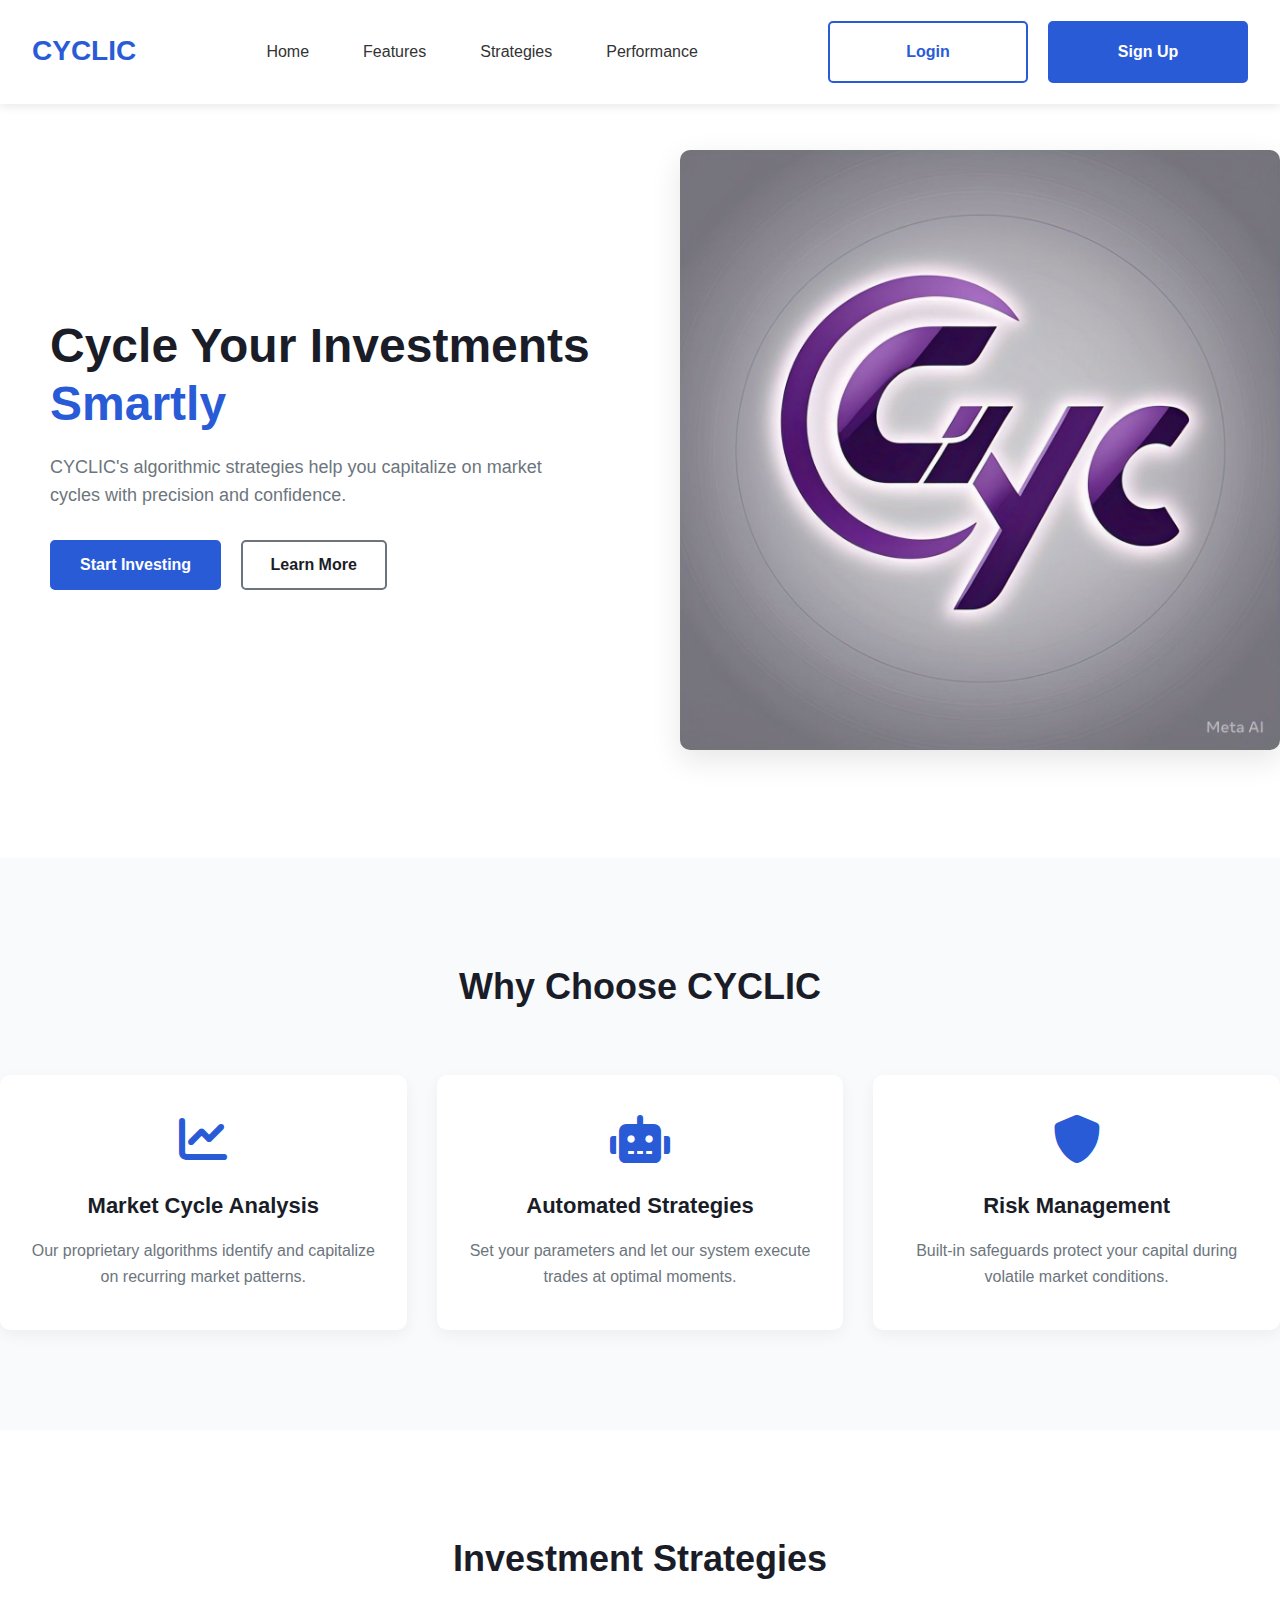
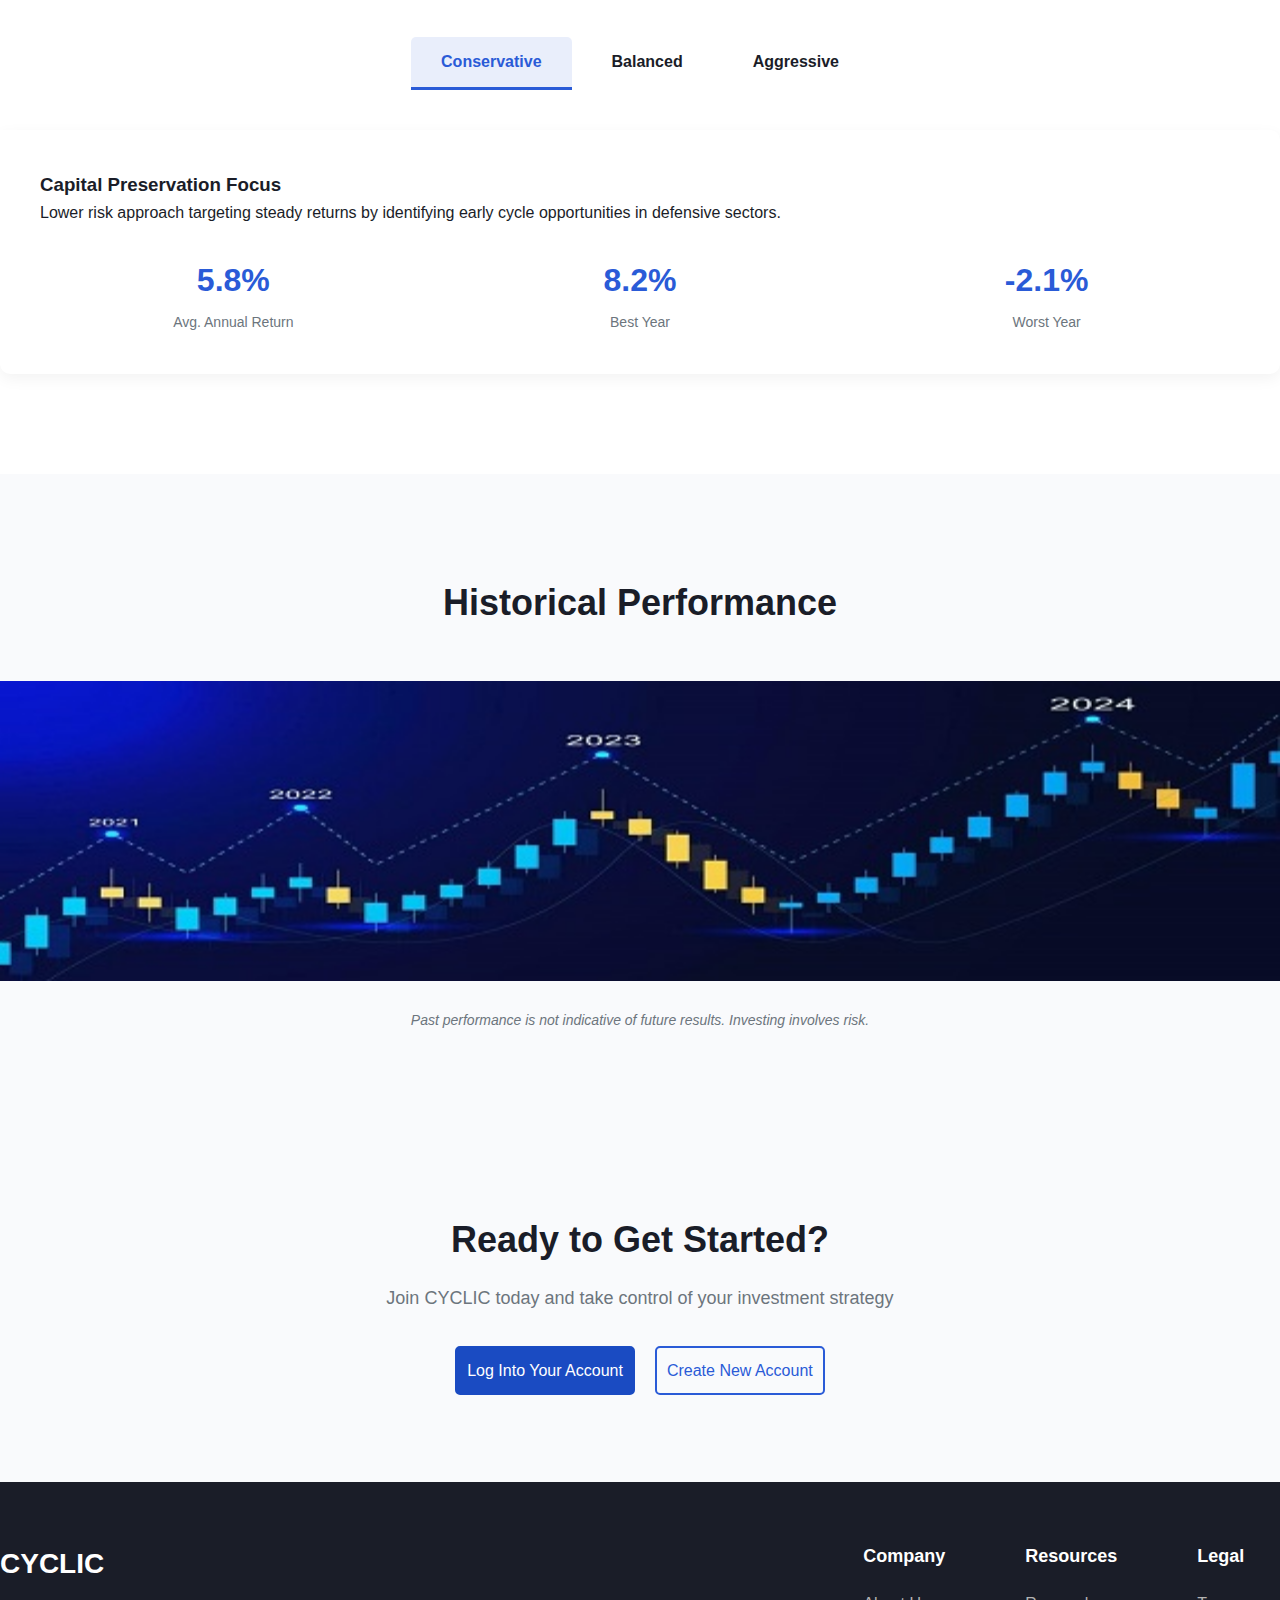
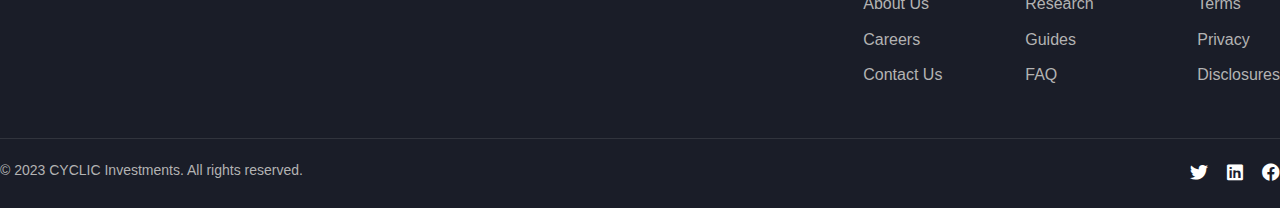
<file: index.html>
<!DOCTYPE html>
<html lang="en">

<head>
  <meta charset="UTF-8" />
  <meta name="viewport" content="width=device-width, initial-scale=1.0" />
  <title>CYCLIC - Smart Investment Solutions</title>
  <link rel="stylesheet" href="style.css" />
  <link
    rel="stylesheet"
    href="https://cdnjs.cloudflare.com/ajax/libs/font-awesome/6.0.0-beta3/css/all.min.css"
  />
</head>

<body>
  <header>
    <nav class="navbar">
      <div class="logo">CYCLIC</div>

      <!-- Hamburger
      <div class="hamburger" id="hamburger">
        <i class="fas fa-bars"></i>
      </div> -->

      <ul class="nav-links" id="navLinks">
        <li><a href="index.html">Home</a></li>
        <li><a href="index.html#features">Features</a></li>
        <li><a href="index.html#strategies">Strategies</a></li>
        <li><a href="index.html#performance">Performance</a></li>
      </ul>

      <div class="auth-buttons" id="authButtons">
        <a href="login.html" class="login">Login</a>
        <a href="signup.html" class="signup">Sign Up</a>
      </div>
    </nav>
  </header>

  <section class="hero">
    <div class="totheright">
      <div class="hero-content">
        <h1>Cycle Your Investments <span>Smartly</span></h1>
        <p>
          CYCLIC's algorithmic strategies help you capitalize on market
          cycles with precision and confidence.
        </p>
        <div class="cta-buttons">
          <button class="primary-cta"><a href="login.html">Start Investing</a></button>
          <button class="secondary-cta">Learn More</button>
        </div>
      </div>
    </div>
    <div class="hero-image">
      <img src="Images/cyclic logo.jpg" alt="CYCLIC Investment Visualization" />
    </div>
    </section>
</body>

    <section id="features" class="features">
        <h2>Why Choose CYCLIC</h2>
        <div class="features-grid">
            <div class="feature-card">
                <i class="fas fa-chart-line"></i>
                <h3>Market Cycle Analysis</h3>
                <p>Our proprietary algorithms identify and capitalize on recurring market patterns.</p>
            </div>
            <div class="feature-card">
                <i class="fas fa-robot"></i>
                <h3>Automated Strategies</h3>
                <p>Set your parameters and let our system execute trades at optimal moments.</p>
            </div>
            <div class="feature-card">
                <i class="fas fa-shield-alt"></i>
                <h3>Risk Management</h3>
                <p>Built-in safeguards protect your capital during volatile market conditions.</p>
            </div>
        </div>
    </section>

    <section id="strategies" class="strategies">
        <h2>Investment Strategies</h2>
        <div class="strategy-tabs">
            <div class="tab active" data-tab="conservative">Conservative</div>
            <div class="tab" data-tab="balanced">Balanced</div>
            <div class="tab" data-tab="aggressive">Aggressive</div>
        </div>
        <div class="strategy-content">
            <div id="conservative" class="tab-content active">
                <h3>Capital Preservation Focus</h3>
                <p>Lower risk approach targeting steady returns by identifying early cycle opportunities in defensive
                    sectors.</p>
                <div class="performance-metrics">
                    <div class="metric">
                        <span>5.8%</span>
                        <p>Avg. Annual Return</p>
                    </div>
                    <div class="metric">
                        <span>8.2%</span>
                        <p>Best Year</p>
                    </div>
                    <div class="metric">
                        <span>-2.1%</span>
                        <p>Worst Year</p>
                    </div>
                </div>
            </div>
            <!-- Other strategy content would go here -->
        </div>
    </section>

    <section id="performance" class="performance">
        <h2>Historical Performance</h2>

        <!-- <div class="img1"> -->
        <img src="Images/historical_chart_resized.jpg" width="100%" height="300px" alt="CYCLIC Investment Visualization">
        <!-- </div> -->
        <div class="performance-chart">
            <!-- <div class="chart-container"></div> -->
        </div>
        <div class="disclaimer">
            <p>Past performance is not indicative of future results. Investing involves risk.</p>
        </div>
    </section>

    <!-- Add this just before the footer -->
    <section class="homepage-auth-cta">
        <div class="cta-container">
            <h2>Ready to Get Started?</h2>
            <p>Join CYCLIC today and take control of your investment strategy</p>
            <div class="auth-buttons">
                <a href="login.html" class="btn-secondary">Log Into Your Account</a>
                <a href="signup.html" class="btn-primary">Create New Account</a>
            </div>
        </div>
    </section>

    <footer>
        <div class="footer-content">
            <div class="footer-logo">CYCLIC</div>
            <div class="footer-links">
                <div class="link-column">
                    <h4>Company</h4>
                    <a href="#">About Us</a>
                    <a href="#">Careers</a>
                    <a href="https://t.me/csupportgroup">Contact Us</a>
                </div>
                <div class="link-column">
                    <h4>Resources</h4>
                    <a href="#">Research</a>
                    <a href="#">Guides</a>
                    <a href="#">FAQ</a>
                </div>
                <div class="link-column">
                    <h4>Legal</h4>
                    <a href="#">Terms</a>
                    <a href="#">Privacy</a>
                    <a href="#">Disclosures</a>
                </div>
            </div>
        </div>
        <div class="footer-bottom">
            <p>&copy; 2023 CYCLIC Investments. All rights reserved.</p>
            <div class="social-icons">
                <a href="#"><i class="fab fa-twitter"></i></a>
                <a href="#"><i class="fab fa-linkedin"></i></a>
                <a href="#"><i class="fab fa-facebook"></i></a>
            </div>
        </div>
    </footer>

    <script src="script.js"></script>
</body>

</html>
</file>
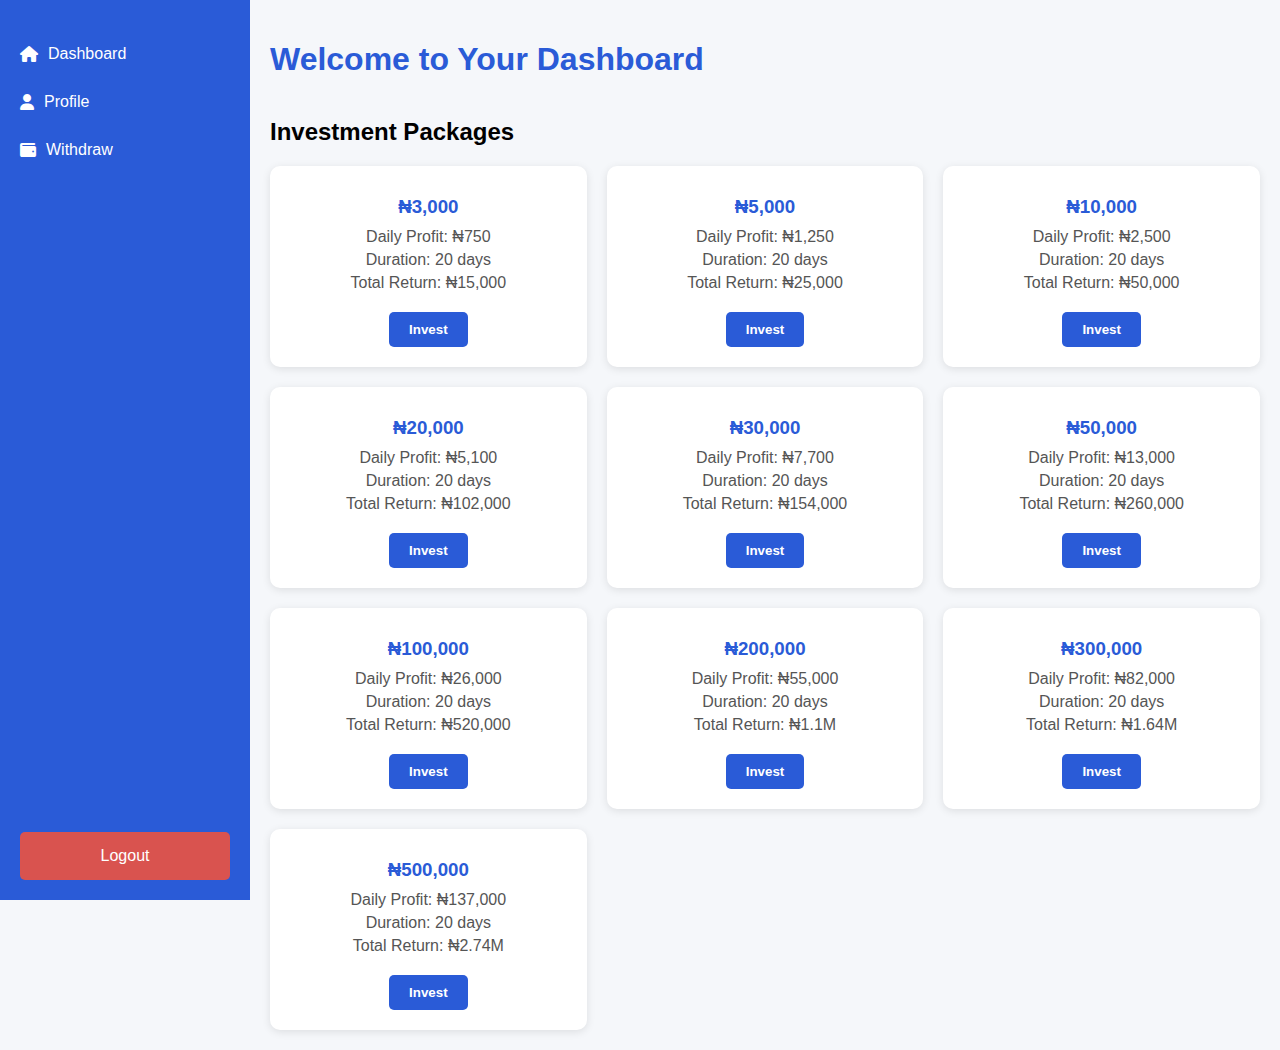
<file: forgotpassword.html>
<!DOCTYPE html>
<html lang="en">
<head>
  <meta charset="UTF-8">
  <meta name="viewport" content="width=device-width, initial-scale=1">
  <title>Dashboard</title>
  <link rel="stylesheet" href="https://cdnjs.cloudflare.com/ajax/libs/font-awesome/6.4.2/css/all.min.css">
  <style>
    body {
      margin: 0;
      font-family: Arial, sans-serif;
      background-color: #f5f7fa;
    }

    .container {
      display: flex;
      min-height: 100vh;
    }

    /* Sidebar */
    .sidebar {
      width: 250px;
      background-color: #2a5bd7;
      color: white;
      display: flex;
      flex-direction: column;
      justify-content: space-between;
      position: fixed;
      height: 100vh;
    }

    .sidebar ul {
      list-style: none;
      padding: 0;
      margin: 0;
      margin-top: 30px;
    }

    .sidebar ul li {
      padding: 15px 20px;
      cursor: pointer;
      display: flex;
      align-items: center;
      gap: 10px;
    }

    .sidebar ul li:hover {
      background-color: #1a4bc2;
    }

    .logout-btn {
      padding: 15px 20px;
      background-color: #d9534f;
      text-align: center;
      cursor: pointer;
      margin: 20px;
      border-radius: 5px;
    }

    .logout-btn:hover {
      background-color: #c9302c;
    }

    /* Content */
    .content {
      margin-left: 250px;
      padding: 20px;
      flex-grow: 1;
    }

    h1 {
      color: #2a5bd7;
    }

    /* Packages */
    .investment-packages {
      margin-top: 40px;
    }

    .packages-grid {
      display: grid;
      grid-template-columns: repeat(auto-fit, minmax(250px, 1fr));
      gap: 20px;
      margin-top: 20px;
    }

    .package-card {
      background: #fff;
      border-radius: 10px;
      padding: 20px;
      box-shadow: 0 2px 8px rgba(0,0,0,0.1);
      text-align: center;
      transition: transform 0.3s;
    }

    .package-card:hover {
      transform: translateY(-5px);
    }

    .package-card h3 {
      margin: 10px 0;
      color: #2a5bd7;
    }

    .package-card p {
      margin: 5px 0;
      color: #555;
    }

    .invest-btn {
      margin-top: 15px;
      background-color: #2a5bd7;
      color: white;
      border: none;
      padding: 10px 20px;
      border-radius: 5px;
      cursor: pointer;
      font-weight: bold;
    }

    .invest-btn:hover {
      background-color: #1a4bc2;
    }

    /* Responsive */
    @media (max-width: 768px) {
      .container {
        flex-direction: column;
      }

      .sidebar {
        width: 100%;
        height: auto;
        flex-direction: row;
        justify-content: space-around;
        position: relative;
      }

      .content {
        margin-left: 0;
      }

      .logout-btn {
        margin: 10px 0;
      }
    }
  </style>
</head>

<body>

<div class="container">
  <!-- Sidebar -->
  <div class="sidebar">
    <ul>
      <li onclick="window.location.href='dashboard.html'"><i class="fas fa-home"></i> Dashboard</li>
      <li onclick="window.location.href='profile.html'"><i class="fas fa-user"></i> Profile</li>
      <li onclick="window.location.href='withdrawal.html'"><i class="fas fa-wallet"></i> Withdraw</li>
    </ul>
    <div class="logout-btn" onclick="logout()">Logout</div>
  </div>

  <!-- Main Content -->
  <div class="content">
    <h1>Welcome to Your Dashboard</h1>

    <!-- Investment Packages -->
    <section class="investment-packages">
      <h2>Investment Packages</h2>

      <div class="packages-grid">
        <div class="package-card">
          <h3>₦3,000</h3>
          <p>Daily Profit: ₦750</p>
          <p>Duration: 20 days</p>
          <p>Total Return: ₦15,000</p>
          <button class="invest-btn">Invest</button>
        </div>

        <div class="package-card">
          <h3>₦5,000</h3>
          <p>Daily Profit: ₦1,250</p>
          <p>Duration: 20 days</p>
          <p>Total Return: ₦25,000</p>
          <button class="invest-btn">Invest</button>
        </div>

        <div class="package-card">
          <h3>₦10,000</h3>
          <p>Daily Profit: ₦2,500</p>
          <p>Duration: 20 days</p>
          <p>Total Return: ₦50,000</p>
          <button class="invest-btn">Invest</button>
        </div>

        <div class="package-card">
          <h3>₦20,000</h3>
          <p>Daily Profit: ₦5,100</p>
          <p>Duration: 20 days</p>
          <p>Total Return: ₦102,000</p>
          <button class="invest-btn">Invest</button>
        </div>

        <div class="package-card">
          <h3>₦30,000</h3>
          <p>Daily Profit: ₦7,700</p>
          <p>Duration: 20 days</p>
          <p>Total Return: ₦154,000</p>
          <button class="invest-btn">Invest</button>
        </div>

        <div class="package-card">
          <h3>₦50,000</h3>
          <p>Daily Profit: ₦13,000</p>
          <p>Duration: 20 days</p>
          <p>Total Return: ₦260,000</p>
          <button class="invest-btn">Invest</button>
        </div>

        <div class="package-card">
          <h3>₦100,000</h3>
          <p>Daily Profit: ₦26,000</p>
          <p>Duration: 20 days</p>
          <p>Total Return: ₦520,000</p>
          <button class="invest-btn">Invest</button>
        </div>

        <div class="package-card">
          <h3>₦200,000</h3>
          <p>Daily Profit: ₦55,000</p>
          <p>Duration: 20 days</p>
          <p>Total Return: ₦1.1M</p>
          <button class="invest-btn">Invest</button>
        </div>

        <div class="package-card">
          <h3>₦300,000</h3>
          <p>Daily Profit: ₦82,000</p>
          <p>Duration: 20 days</p>
          <p>Total Return: ₦1.64M</p>
          <button class="invest-btn">Invest</button>
        </div>

        <div class="package-card">
          <h3>₦500,000</h3>
          <p>Daily Profit: ₦137,000</p>
          <p>Duration: 20 days</p>
          <p>Total Return: ₦2.74M</p>
          <button class="invest-btn">Invest</button>
        </div>
      </div>
    </section>

  </div>
</div>

<script>
  function logout() {
    // Clear user session or token if you have any
    // Then redirect to home page
    window.location.href = "index.html"; 
  }
</script>

</body>
</html>
</file>
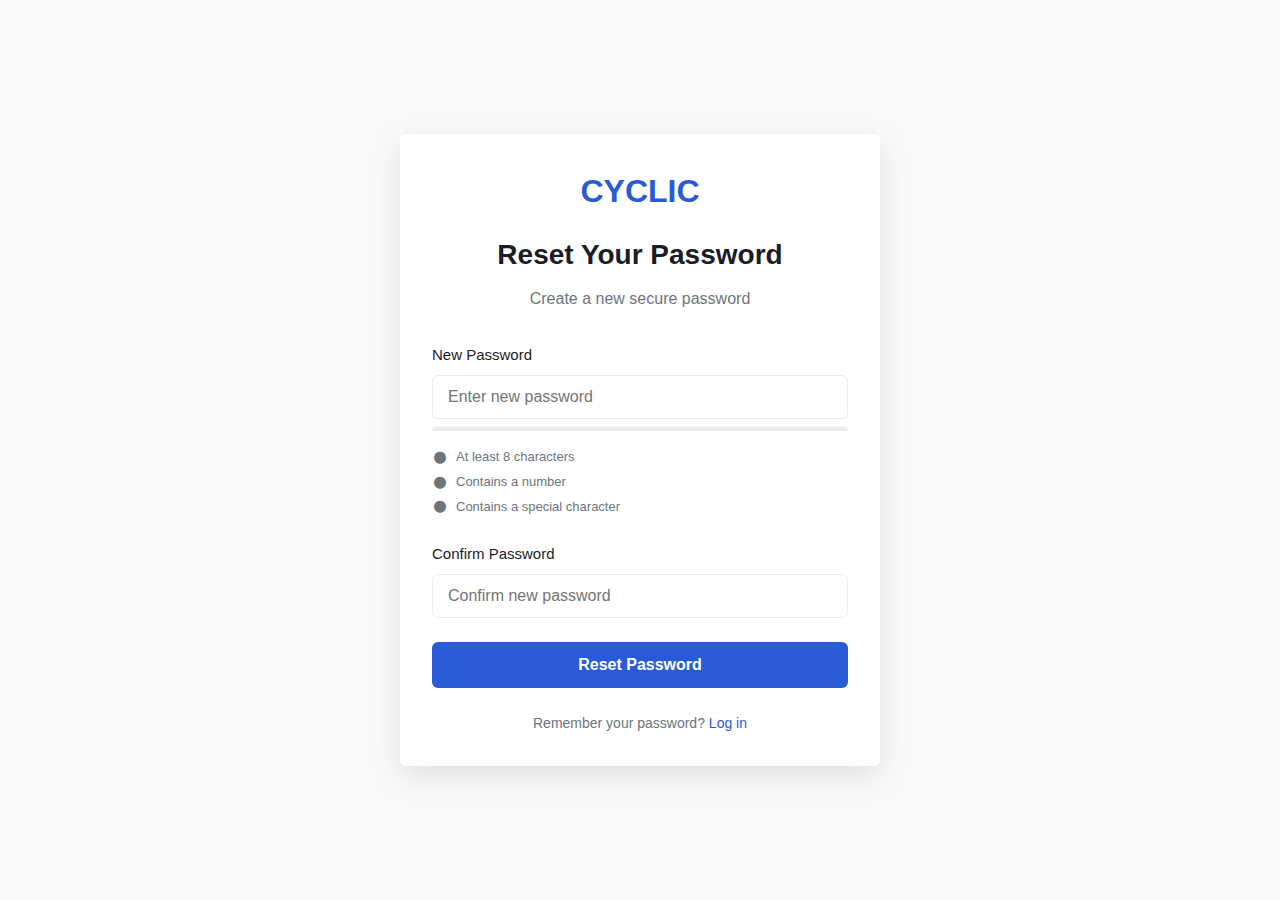
<file: reset-password.html>
<!DOCTYPE html>
<html lang="en">
<head>
    <meta charset="UTF-8">
    <meta name="viewport" content="width=device-width, initial-scale=1.0">
    <title>CYCLIC - Reset Password</title>
    <link rel="stylesheet" href="https://cdnjs.cloudflare.com/ajax/libs/font-awesome/6.0.0-beta3/css/all.min.css">
    <style>
        :root {
            /* Color Scheme */
            --primary: #2a5bd7;
            --primary-dark: #1a4bc2;
            --primary-light: rgba(42, 91, 215, 0.1);
            --secondary: #00c4cc;
            --success: #28a745;
            --warning: #ffc107;
            --danger: #dc3545;
            --dark: #1a1d28;
            --light: #f8f9fa;
            --gray: #6c757d;
            --gray-light: #e9ecef;
            
            /* Spacing */
            --space-xs: 4px;
            --space-sm: 8px;
            --space-md: 16px;
            --space-lg: 24px;
            --space-xl: 32px;
            
            /* Border */
            --border-radius: 6px;
            --border-width: 1px;
        }

        * {
            margin: 0;
            padding: 0;
            box-sizing: border-box;
            font-family: 'Segoe UI', Tahoma, Geneva, Verdana, sans-serif;
        }

        body {
            background-color: var(--light);
            color: var(--dark);
            line-height: 1.6;
            display: flex;
            justify-content: center;
            align-items: center;
            min-height: 100vh;
            padding: var(--space-xl);
        }

        .auth-container {
            background: white;
            border-radius: var(--border-radius);
            box-shadow: 0 10px 30px rgba(0, 0, 0, 0.1);
            width: 100%;
            max-width: 480px;
            padding: var(--space-xl);
            animation: fadeIn 0.5s ease-out;
        }

        @keyframes fadeIn {
            from { opacity: 0; transform: translateY(20px); }
            to { opacity: 1; transform: translateY(0); }
        }

        .auth-header {
            text-align: center;
            margin-bottom: var(--space-xl);
        }

        .auth-logo {
            font-size: 32px;
            font-weight: 700;
            color: var(--primary);
            margin-bottom: var(--space-md);
            display: inline-block;
        }

        .auth-header h2 {
            font-size: 28px;
            margin-bottom: var(--space-sm);
            color: var(--dark);
        }

        .auth-header p {
            color: var(--gray);
            font-size: 16px;
        }

        .form-group {
            margin-bottom: var(--space-lg);
            position: relative;
        }

        .form-group label {
            display: block;
            margin-bottom: var(--space-sm);
            font-weight: 500;
            color: var(--dark);
            font-size: 15px;
        }

        .form-control {
            width: 100%;
            padding: 12px 15px;
            border: var(--border-width) solid var(--gray-light);
            border-radius: var(--border-radius);
            font-size: 16px;
            transition: all 0.3s ease;
        }

        .form-control:focus {
            border-color: var(--primary);
            outline: none;
            box-shadow: 0 0 0 3px var(--primary-light);
        }

        .btn {
            display: block;
            width: 100%;
            padding: 14px;
            border: none;
            border-radius: var(--border-radius);
            font-size: 16px;
            font-weight: 600;
            cursor: pointer;
            transition: all 0.3s ease;
            text-align: center;
            text-decoration: none;
        }

        .btn-primary {
            background: var(--primary);
            color: white;
        }

        .btn-primary:hover {
            background: var(--primary-dark);
            transform: translateY(-2px);
            box-shadow: 0 4px 12px rgba(42, 91, 215, 0.2);
        }

        .auth-footer {
            text-align: center;
            margin-top: var(--space-lg);
            color: var(--gray);
            font-size: 14px;
        }

        .auth-footer a {
            color: var(--primary);
            font-weight: 500;
            text-decoration: none;
            transition: color 0.2s;
        }

        .auth-footer a:hover {
            text-decoration: underline;
        }

        /* Password Strength Meter */
        .password-strength {
            margin-top: var(--space-sm);
            height: 4px;
            background: var(--gray-light);
            border-radius: 2px;
            overflow: hidden;
        }

        .strength-meter {
            height: 100%;
            width: 0;
            transition: all 0.4s ease;
        }

        .strength-weak {
            background: var(--danger);
            width: 30%;
        }

        .strength-medium {
            background: var(--warning);
            width: 60%;
        }

        .strength-strong {
            background: var(--success);
            width: 100%;
        }

        .password-requirements {
            margin-top: var(--space-md);
            font-size: 13px;
            color: var(--gray);
        }

        .requirement {
            display: flex;
            align-items: center;
            margin-bottom: var(--space-xs);
        }

        .requirement i {
            margin-right: var(--space-sm);
            font-size: 12px;
            width: 16px;
            text-align: center;
        }

        .requirement.valid {
            color: var(--success);
        }

        .requirement.invalid {
            color: var(--gray);
        }

        /* Status Messages */
        .status-message {
            padding: var(--space-md);
            border-radius: var(--border-radius);
            margin-bottom: var(--space-lg);
            display: none;
            animation: slideDown 0.3s ease-out;
        }

        @keyframes slideDown {
            from { opacity: 0; transform: translateY(-10px); }
            to { opacity: 1; transform: translateY(0); }
        }

        .status-success {
            background-color: rgba(40, 167, 69, 0.1);
            color: var(--success);
            border-left: 3px solid var(--success);
        }

        .status-error {
            background-color: rgba(220, 53, 69, 0.1);
            color: var(--danger);
            border-left: 3px solid var(--danger);
        }

        /* Responsive Adjustments */
        @media (max-width: 576px) {
            body {
                padding: var(--space-md);
            }
            
            .auth-container {
                padding: var(--space-lg);
            }
            
            .auth-header h2 {
                font-size: 24px;
            }
        }
    </style>
</head>
<body>
    <div class="auth-container">
        <div class="auth-header">
            <div class="auth-logo">CYCLIC</div>
            <h2>Reset Your Password</h2>
            <p>Create a new secure password</p>
        </div>

        <form id="resetForm">
            <input type="hidden" id="resetEmail">
            <input type="hidden" id="resetToken">

            <div class="form-group">
                <label for="newPassword">New Password</label>
                <input type="password" 
                       id="newPassword" 
                       class="form-control" 
                       placeholder="Enter new password" 
                       required
                       minlength="8">
                <div class="password-strength">
                    <div class="strength-meter" id="strengthMeter"></div>
                </div>
                <div class="password-requirements">
                    <div class="requirement" id="lengthReq">
                        <i class="fas fa-circle"></i>
                        <span>At least 8 characters</span>
                    </div>
                    <div class="requirement" id="numberReq">
                        <i class="fas fa-circle"></i>
                        <span>Contains a number</span>
                    </div>
                    <div class="requirement" id="specialReq">
                        <i class="fas fa-circle"></i>
                        <span>Contains a special character</span>
                    </div>
                </div>
            </div>

            <div class="form-group">
                <label for="confirmPassword">Confirm Password</label>
                <input type="password" 
                       id="confirmPassword" 
                       class="form-control" 
                       placeholder="Confirm new password" 
                       required>
                <span class="error-message" id="passwordError"></span>
            </div>

            <button type="submit" class="btn btn-primary">Reset Password</button>

            <div class="auth-footer">
                <p>Remember your password? <a href="login.html">Log in</a></p>
            </div>
        </form>
    </div>

    <script>
        document.addEventListener('DOMContentLoaded', function() {
            const newPassword = document.getElementById('newPassword');
            const confirmPassword = document.getElementById('confirmPassword');
            const strengthMeter = document.getElementById('strengthMeter');
            const lengthReq = document.getElementById('lengthReq');
            const numberReq = document.getElementById('numberReq');
            const specialReq = document.getElementById('specialReq');
            const errorElement = document.getElementById('passwordError');

            // Get token and email from URL
            const urlParams = new URLSearchParams(window.location.search);
            document.getElementById('resetEmail').value = decodeURIComponent(urlParams.get('email') || '');
            document.getElementById('resetToken').value = urlParams.get('token') || '';

            newPassword.addEventListener('input', updatePasswordStrength);
            confirmPassword.addEventListener('input', validatePasswordMatch);

            function updatePasswordStrength() {
                const password = newPassword.value;
                let strength = 0;
                
                // Validate length
                const hasLength = password.length >= 8;
                lengthReq.className = hasLength ? 'requirement valid' : 'requirement invalid';
                lengthReq.querySelector('i').className = hasLength ? 'fas fa-check' : 'fas fa-circle';
                if (hasLength) strength += 1;
                
                // Validate number
                const hasNumber = /\d/.test(password);
                numberReq.className = hasNumber ? 'requirement valid' : 'requirement invalid';
                numberReq.querySelector('i').className = hasNumber ? 'fas fa-check' : 'fas fa-circle';
                if (hasNumber) strength += 1;
                
                // Validate special character
                const hasSpecial = /[!@#$%^&*(),.?":{}|<>]/.test(password);
                specialReq.className = hasSpecial ? 'requirement valid' : 'requirement invalid';
                specialReq.querySelector('i').className = hasSpecial ? 'fas fa-check' : 'fas fa-circle';
                if (hasSpecial) strength += 1;
                
                // Update strength meter
                strengthMeter.className = 'strength-meter';
                if (password.length === 0) {
                    strengthMeter.style.width = '0';
                } else if (strength === 1) {
                    strengthMeter.classList.add('strength-weak');
                } else if (strength === 2) {
                    strengthMeter.classList.add('strength-medium');
                } else if (strength >= 3) {
                    strengthMeter.classList.add('strength-strong');
                }
            }

            function validatePasswordMatch() {
                if (newPassword.value !== confirmPassword.value) {
                    errorElement.textContent = 'Passwords do not match';
                } else {
                    errorElement.textContent = '';
                }
            }

            document.getElementById('resetForm').addEventListener('submit', function(e) {
                e.preventDefault();
                
                // Validate password strength
                if (newPassword.value.length < 8) {
                    errorElement.textContent = 'Password must be at least 8 characters';
                    newPassword.focus();
                    return;
                }
                
                if (newPassword.value !== confirmPassword.value) {
                    errorElement.textContent = 'Passwords do not match';
                    confirmPassword.focus();
                    return;
                }
                
                // In production: Send to backend to verify token and update password
                alert('Password reset successful! Redirecting to login...');
                setTimeout(() => window.location.href = "login.html", 2000);
            });
        });
    </script>
</body>
</html>
</file>
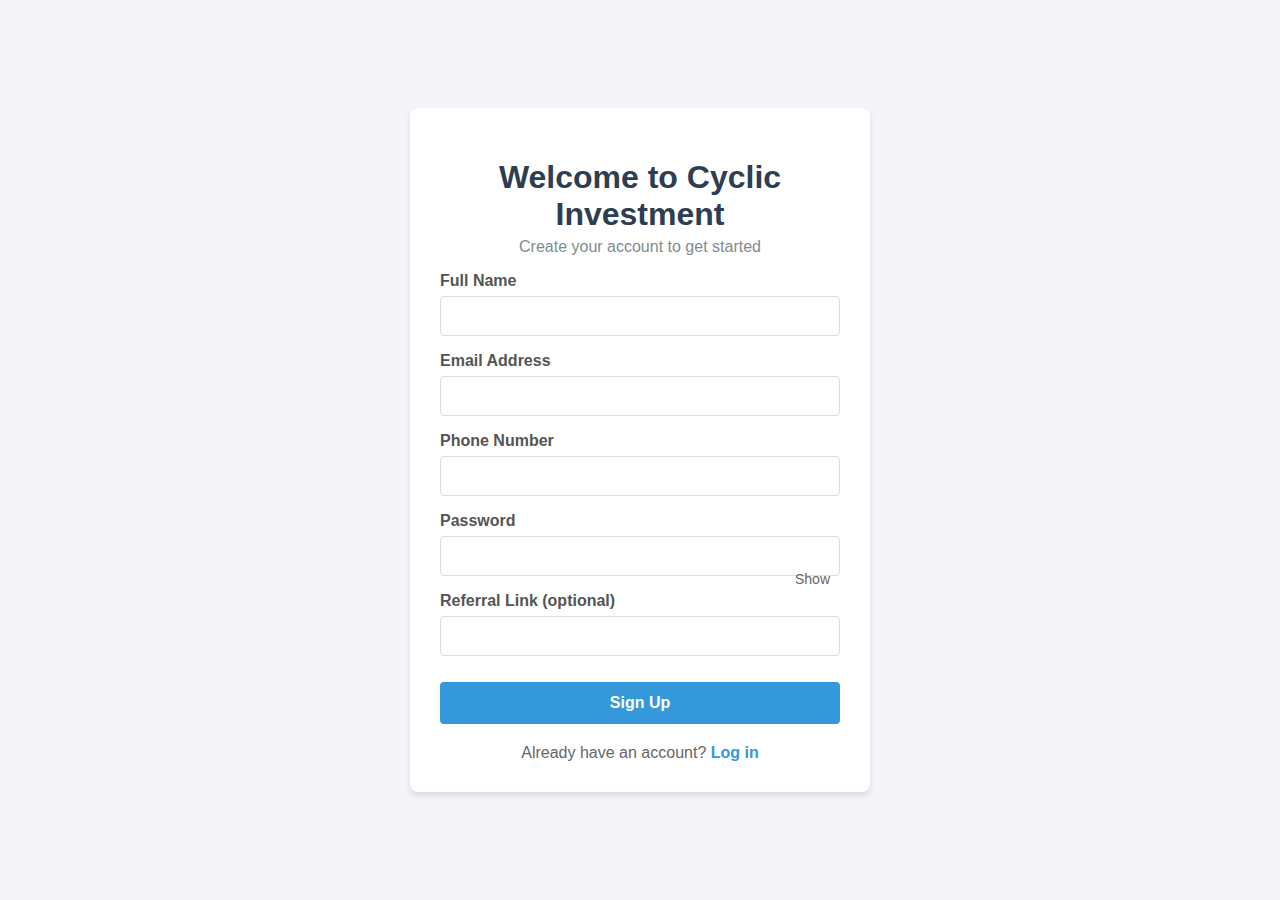
<file: signup2.html>
<!DOCTYPE html>
<html lang="en">
<head>
    <meta charset="UTF-8">
    <meta name="viewport" content="width=device-width, initial-scale=1.0">
    <title>Sign Up - Cyclic Investment</title>
    <style>
        body {
            font-family: Arial, sans-serif;
            background-color: #f4f4f9;
            margin: 0;
            padding: 0;
            display: flex;
            justify-content: center;
            align-items: center;
            height: 100vh;
        }
        
        .signup-container {
            background-color: white;
            padding: 30px;
            border-radius: 8px;
            box-shadow: 0 4px 6px rgba(0, 0, 0, 0.1);
            width: 100%;
            max-width: 400px;
        }
        
        .welcome-header {
            text-align: center;
            margin-bottom: 10px;
        }
        
        .welcome-header h1 {
            color: #2c3e50;
            margin-bottom: 5px;
        }
        
        .welcome-header p {
            color: #7f8c8d;
            margin-top: 0;
        }
        
        .form-group {
            margin-bottom: 16px;
        }
        
        label {
            display: block;
            margin-bottom: 6px;
            font-weight: 600;
            color: #555;
        }
        
        input {
            width: 100%;
            padding: 10px;
            border: 1px solid #ddd;
            border-radius: 4px;
            font-size: 16px;
            box-sizing: border-box;
        }
        
        input:focus {
            outline: none;
            border-color: #3498db;
            box-shadow: 0 0 0 2px rgba(52, 152, 219, 0.2);
        }
        
        .password-container {
            position: relative;
        }
        
        .toggle-password {
            position: absolute;
            right: 10px;
            top: 35px;
            cursor: pointer;
            color: #666;
            font-size: 14px;
        }
        
        button {
            width: 100%;
            padding: 12px;
            background-color: #3498db;
            color: white;
            border: none;
            border-radius: 4px;
            font-size: 16px;
            font-weight: 600;
            cursor: pointer;
            margin-top: 10px;
            transition: background-color 0.3s;
        }
        
        button:hover {
            background-color: #2980b9;
        }
        
        .login-link {
            text-align: center;
            margin-top: 20px;
            color: #666;
        }
        
        .login-link a {
            color: #3498db;
            text-decoration: none;
            font-weight: 600;
        }
        
        .login-link a:hover {
            text-decoration: underline;
        }
        
        .error {
            color: #e74c3c;
            font-size: 14px;
            margin-top: 4px;
        }
    </style>
</head>
<body>
    <div class="signup-container">
        <div class="welcome-header">
            <h1>Welcome to Cyclic Investment</h1>
            <p>Create your account to get started</p>
        </div>
        
        <form id="signupForm">
            <div class="form-group">
                <label for="name">Full Name</label>
                <input type="text" id="name" name="name" required>
                <div id="nameError" class="error"></div>
            </div>
            
            <div class="form-group">
                <label for="email">Email Address</label>
                <input type="email" id="email" name="email" required>
                <div id="emailError" class="error"></div>
            </div>
            
            <div class="form-group">
                <label for="phone">Phone Number</label>
                <input type="tel" id="phone" name="phone" required>
                <div id="phoneError" class="error"></div>
            </div>
            
            <div class="form-group">
                <label for="password">Password</label>
                <div class="password-container">
                    <input type="password" id="password" name="password" required>
                    <span class="toggle-password" onclick="togglePassword()">Show</span>
                </div>
                <div id="passwordError" class="error"></div>
            </div>
            
            <div class="form-group">
                <label for="referral">Referral Link (optional)</label>
                <input type="text" id="referral" name="referral">
            </div>
            
            <button type="submit">Sign Up</button>
        </form>
        
        <div class="login-link">
            Already have an account? <a href="login.html">Log in</a>
        </div>
    </div>

    <script>
        function togglePassword() {
            const passwordInput = document.getElementById('password');
            const toggleButton = document.querySelector('.toggle-password');
            
            if (passwordInput.type === 'password') {
                passwordInput.type = 'text';
                toggleButton.textContent = 'Hide';
            } else {
                passwordInput.type = 'password';
                toggleButton.textContent = 'Show';
            }
        }
        
        document.getElementById('signupForm').addEventListener('submit', function(e) {
            e.preventDefault();
            
            // Clear previous errors
            document.querySelectorAll('.error').forEach(el => el.textContent = '');
            
            // Validate form
            let isValid = true;
            
            // Name validation
            const name = document.getElementById('name').value.trim();
            if (name.length < 2) {
                document.getElementById('nameError').textContent = 'Name must be at least 2 characters';
                isValid = false;
            }
            
            // Email validation
            const email = document.getElementById('email').value.trim();
            if (!/^[^\s@]+@[^\s@]+\.[^\s@]+$/.test(email)) {
                document.getElementById('emailError').textContent = 'Please enter a valid email';
                isValid = false;
            }
            
            // Phone validation
            const phone = document.getElementById('phone').value.trim();
            if (!/^[\d\s\-()+]{10,20}$/.test(phone)) {
                document.getElementById('phoneError').textContent = 'Please enter a valid phone number';
                isValid = false;
            }
            
            // Password validation
            const password = document.getElementById('password').value;
            if (password.length < 8) {
                document.getElementById('passwordError').textContent = 'Password must be at least 8 characters';
                isValid = false;
            }
            
            if (isValid) {
                // Form is valid, proceed with submission
                alert('Account created successfully! Redirecting to login...');
                // Redirect to login page after successful signup
                window.location.href = "login.html";
            }
        });
    </script>
</body>
</html>
</file>
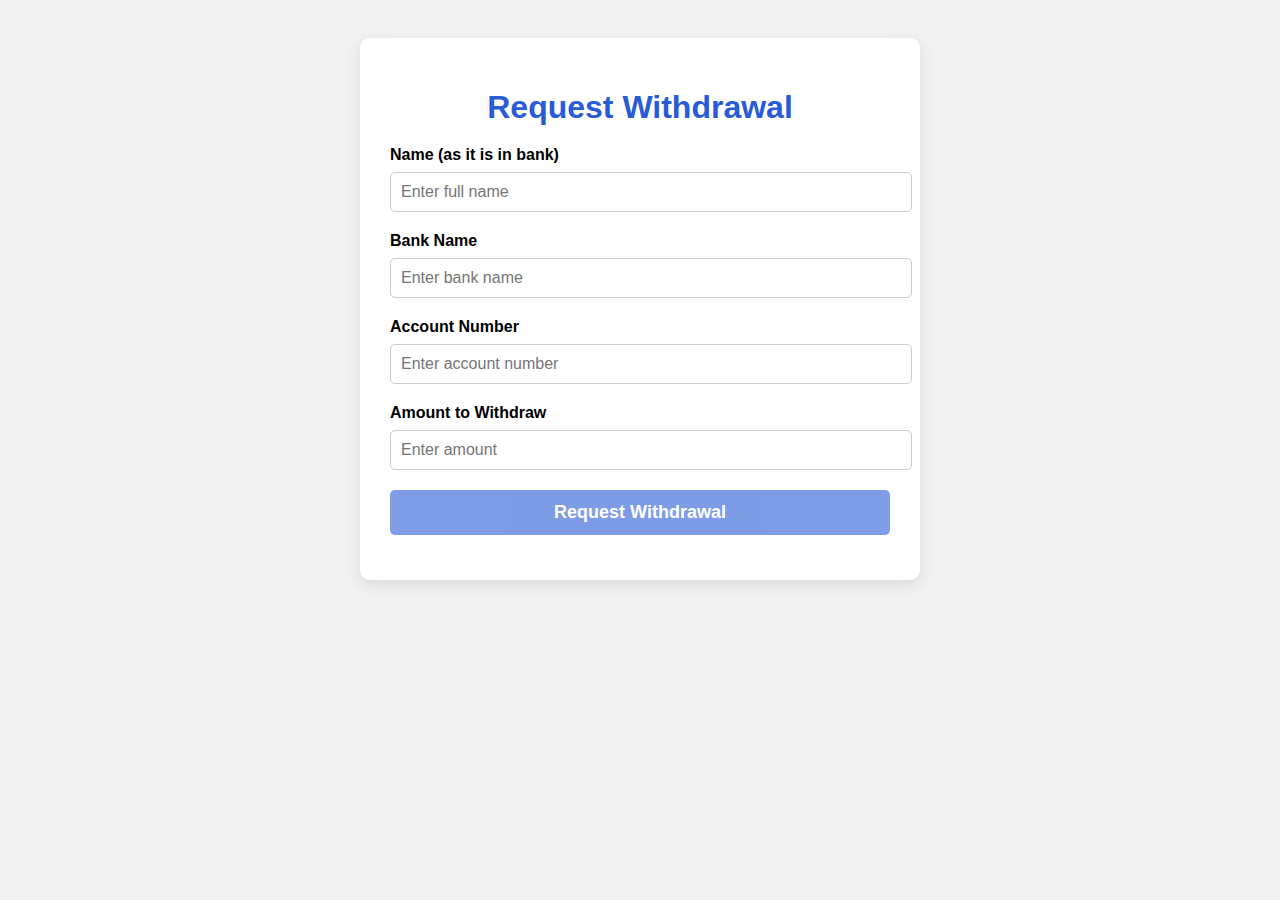
<file: withdrawal.html>
<!DOCTYPE html>
<html lang="en">
<head>
  <meta charset="UTF-8">
  <meta name="viewport" content="width=device-width, initial-scale=1">
  <title>Request Withdrawal</title>
  <style>
    body {
      font-family: 'Segoe UI', Tahoma, Geneva, Verdana, sans-serif;
      background: #f2f2f2;
      padding: 30px;
    }

    .container {
      background: white;
      max-width: 500px;
      margin: 0 auto;
      padding: 30px;
      border-radius: 10px;
      box-shadow: 0 5px 15px rgba(0, 0, 0, 0.1);
    }

    h1 {
      text-align: center;
      color: #2a5bd7;
      margin-bottom: 20px;
    }

    label {
      display: block;
      margin-bottom: 8px;
      font-weight: 600;
    }

    input {
      width: 100%;
      padding: 10px;
      margin-bottom: 20px;
      border: 1px solid #ccc;
      border-radius: 5px;
      font-size: 16px;
    }

    button {
      width: 100%;
      padding: 12px;
      background-color: #2a5bd7;
      color: white;
      border: none;
      border-radius: 5px;
      font-size: 18px;
      font-weight: bold;
      cursor: not-allowed;
      opacity: 0.6;
      transition: all 0.3s;
    }

    button.enabled {
      cursor: pointer;
      opacity: 1;
    }

    .countdown {
      text-align: center;
      margin-top: 15px;
      color: #555;
    }
  </style>
</head>
<body>

    <!-- Back Arrow -->
<div class="back-arrow">
    <a href="dashboard.html">
      &#8592; Back
    </a>
  </div>
  
  <style>
    .back-arrow {
      display: none; /* Hidden by default */
      padding: 15px;
      font-size: 18px;
    }
  
    .back-arrow a {
      text-decoration: none;
      color: #2a5bd7;
      font-weight: bold;
    }
  
    /* Show only on mobile */
    @media (max-width: 768px) {
      .back-arrow {
        display: block;
      }
    }
  </style>  

<div class="container">
  <h1>Request Withdrawal</h1>
  <form id="withdrawalForm">
    <label for="name">Name (as it is in bank)</label>
    <input type="text" id="name" placeholder="Enter full name" required>

    <label for="bank">Bank Name</label>
    <input type="text" id="bank" placeholder="Enter bank name" required>

    <label for="account">Account Number</label>
    <input type="text" id="account" placeholder="Enter account number" required>

    <label for="amount">Amount to Withdraw</label>
    <input type="number" id="amount" placeholder="Enter amount" required>

    <button id="withdrawButton" disabled>Request Withdrawal</button>
    <div class="countdown" id="countdownText"></div>
  </form>
</div>

<script>
  const withdrawButton = document.getElementById('withdrawButton');
  const countdownText = document.getElementById('countdownText');

  // --- Simulate payment date ---
  // WHEN they pay, you will save this payment date (I'm simulating it here)
  if (!localStorage.getItem('paymentDate')) {
    // For testing, let's assume payment was made today
    const today = new Date();
    localStorage.setItem('paymentDate', today.toISOString());
  }
  const paymentDate = new Date(localStorage.getItem('paymentDate'));

  function updateButtonState() {
    const now = new Date();
    const timeDiff = now - paymentDate;
    const daysPassed = timeDiff / (1000 * 60 * 60 * 24);

    if (daysPassed >= 31) {
      withdrawButton.disabled = false;
      withdrawButton.classList.add('enabled');
      withdrawButton.style.cursor = 'pointer';
      countdownText.innerText = "You can now withdraw.";
    } else {
      withdrawButton.disabled = true;
      withdrawButton.classList.remove('enabled');
      const daysLeft = Math.ceil(31 - daysPassed);
      countdownText.innerText = `Withdrawal available in ${daysLeft} day(s).`;
    }
  }

  setInterval(updateButtonState, 1000); // check every second
</script>

</body>
</html>
</file>
<file: style.css>
/* General Reset */
* {
    margin: 0;
    padding: 0;
    box-sizing: border-box;
  }
  
  body {
    font-family: Arial, sans-serif;
  }
  
  nav.navbar {
    display: flex;
    justify-content: space-between;
    align-items: center;
    padding: 1rem 2rem;
    background: #fff;
    position: relative;
    z-index: 10;
  }
  
  .logo {
    font-size: 1.5rem;
    font-weight: bold;
    color: #000;
  }
  
  .hamburger {
    display: none;
    font-size: 1.5rem;
    cursor: pointer;
  }
  
  /* Mobile menu hidden by default */
  .mobile-menu {
    display: flex;
    flex-direction: column;
    gap: 1rem;
    position: absolute;
    top: 100%;
    left: 0;
    width: 100%;
    background: white;
    padding: 1rem 2rem;
    display: none; /* Hide by default */
  }
  
  /* Auth buttons */
  .auth-buttons a {
    display: block;
    text-decoration: none;
    padding: 10px;
    margin: 5px 0;
    border-radius: 5px;
    text-align: center;
  }
  
  .login {
    border: 1px solid #1d4ed8;
    color: #1d4ed8;
  }
  
  .signup {
    background-color: #1d4ed8;
    color: white;
  }
  
  /* Navigation links */
  .nav-links {
    list-style: none;
    display: flex;
    gap: 1.5rem;
  }
  
  .nav-links li a {
    text-decoration: none;
    color: #333;
  }
  
  /* Responsive - Mobile View */
  @media (max-width: 768px) {
    .nav-links {
      flex-direction: column;
      gap: 10px;
    }
  
    .hamburger {
      display: block;
    }
  
    .nav-links,
    .auth-buttons {
      width: 100%;
    }
  
    .mobile-menu.active {
      display: flex;
    }
  }
  
  
/* Global Styles */
:root {
    --primary: #2a5bd7;
    --primary-dark: #1a4bc2;
    --secondary: #00c4cc;
    --dark: #1a1d28;
    --light: #f8f9fa;
    --gray: #6c757d;
    --success: #28a745;
    --danger: #dc3545;
    --warning: #ffc107;
}

* {
    margin: 0;
    padding: 0;
    box-sizing: border-box;
    font-family: 'Segoe UI', Tahoma, Geneva, Verdana, sans-serif;
}

body {
    background-color: #ffffff;
    color: var(--dark);
    line-height: 1.6;
}

a {
    text-decoration: none;
    color: inherit;
}

.container {
    max-width: 1200px;
    margin: 0 auto;
    padding: 0 20px;
}

/* Header Styles */
header {
    background-color: white;
    box-shadow: 0 2px 10px rgba(0, 0, 0, 0.1);
    position: fixed;
    width: 100%;
    z-index: 1000;
}

nav {
    display: flex;
    justify-content: space-between;
    align-items: center;
    padding: 20px 0;
}

.logo {
    font-size: 28px;
    font-weight: 700;
    color: var(--primary);
}

.nav-links {
    display: flex;
    list-style: none;
}

.nav-links li {
    margin: 0 15px;
}

.nav-links a {
    font-weight: 500;
    transition: color 0.3s;
}

.nav-links a:hover {
    color: var(--primary);
}

.auth-buttons button {
    padding: 14px 28px;
    border-radius: 5px;
    font-weight: 600;
    cursor: pointer;
    margin-right: 15px;
    transition: all 0.3s;
    font-size: 16px;
}

.btn-secondary {
    background: var(--primary);
    border: 2px solid var(--primary);
    color: white;
}

.btn-secondary {
    background: var(--primary-dark);
    border-color: var(--primary-dark);
    transform: translateY(-2px);
}

.btn-primary {
    background: transparent;
    border: 2px solid var(--gray);
    color: var(--dark);
}

.btn-primary {
    border-color: var(--primary);
    color: var(--primary);
    transform: translateY(-2px);
}



.login {
    background: transparent;
    border: 2px solid var(--primary);
    color: var(--primary);
}

.login:hover {
    background: rgba(42, 91, 215, 0.1);
}

.signup {
    background: var(--primary);
    border: 2px solid var(--primary);
    color: white;
}

.signup:hover {
    background: var(--primary-dark);
    border-color: var(--primary-dark);
    transform: translateY(-2px);
}

/* Hero Section */
.hero {
    display: flex;
    padding: 150px 0 100px;
    align-items: center;
}

.hero-content {
    flex: 1;
    padding-right: 50px;
}

.hero-content h1 {
    font-size: 48px;
    margin-bottom: 20px;
    line-height: 1.2;
}

.hero-content h1 span {
    color: var(--primary);
}

.hero-content p {
    font-size: 18px;
    color: var(--gray);
    margin-bottom: 30px;
    max-width: 500px;
}

.cta-buttons button {
    padding: 14px 28px;
    border-radius: 5px;
    font-weight: 600;
    cursor: pointer;
    margin-right: 15px;
    transition: all 0.3s;
    font-size: 16px;
}

.primary-cta {
    background: var(--primary);
    border: 2px solid var(--primary);
    color: white;
}

.primary-cta:hover {
    background: var(--primary-dark);
    border-color: var(--primary-dark);
    transform: translateY(-2px);
}

.secondary-cta {
    background: transparent;
    border: 2px solid var(--gray);
    color: var(--dark);
}

.secondary-cta:hover {
    border-color: var(--primary);
    color: var(--primary);
    transform: translateY(-2px);
}

/* Hero Image Styling */
.hero-image {
    position: relative;
    width: 100%;
    max-width: 600px; /* Adjust as needed */
    margin-left: auto;
}

.hero-image img {
    width: 100%;
    height: auto;
    border-radius: 10px;
    box-shadow: 0 10px 30px rgba(0, 0, 0, 0.1);
    object-fit: contain; /* Ensures image maintains aspect ratio */
}

/* Responsive adjustments */
@media (max-width: 992px) {
    .hero-image {
        max-width: 100%;
        margin-top: 40px;
        margin-left: 0;
    }
}

@media (max-width: 768px) {
    .hero-image {
        max-width: 100%;
    }
}

/* Features Section */
.features {
    padding: 100px 0;
    background-color: #f9fafc;
}

.features h2 {
    text-align: center;
    font-size: 36px;
    margin-bottom: 60px;
}

.features-grid {
    display: grid;
    grid-template-columns: repeat(auto-fit, minmax(300px, 1fr));
    gap: 30px;
}

.feature-card {
    background: white;
    padding: 40px 30px;
    border-radius: 10px;
    box-shadow: 0 5px 15px rgba(0, 0, 0, 0.05);
    text-align: center;
    transition: transform 0.3s, box-shadow 0.3s;
}

.feature-card:hover {
    transform: translateY(-10px);
    box-shadow: 0 15px 30px rgba(0, 0, 0, 0.1);
}

.feature-card i {
    font-size: 48px;
    color: var(--primary);
    margin-bottom: 25px;
}

.feature-card h3 {
    font-size: 22px;
    margin-bottom: 15px;
}

.feature-card p {
    color: var(--gray);
    font-size: 16px;
}

/* Strategies Section */
.strategies {
    padding: 100px 0;
}

.strategies h2 {
    text-align: center;
    font-size: 36px;
    margin-bottom: 50px;
}

.strategy-tabs {
    display: flex;
    justify-content: center;
    margin-bottom: 40px;
    gap: 10px;
}

.tab {
    padding: 12px 30px;
    cursor: pointer;
    border-bottom: 3px solid transparent;
    font-weight: 600;
    transition: all 0.3s;
    border-radius: 5px 5px 0 0;
}

.tab.active {
    border-bottom-color: var(--primary);
    color: var(--primary);
    background: rgba(42, 91, 215, 0.1);
}

.tab:not(.active):hover {
    color: var(--primary);
    background: rgba(42, 91, 215, 0.05);
}

.strategy-content {
    background: white;
    padding: 40px;
    border-radius: 0 10px 10px 10px;
    box-shadow: 0 5px 15px rgba(0, 0, 0, 0.05);
}

.tab-content {
    display: none;
}

.tab-content.active {
    display: block;
}

.performance-metrics {
    display: flex;
    justify-content: space-around;
    margin-top: 30px;
    flex-wrap: wrap;
    gap: 20px;
}

.metric {
    text-align: center;
    min-width: 150px;
}

.metric span {
    font-size: 32px;
    font-weight: 700;
    color: var(--primary);
    display: block;
    margin-bottom: 5px;
}

.metric p {
    color: var(--gray);
    font-size: 14px;
}
/* .img1 {
    height: 100px;
    width: 100px;
} */

/* Performance Section */
.performance {
    padding: 100px 0;
    background-color: #f9fafc;
}

.performance h2 {
    text-align: center;
    font-size: 36px;
    margin-bottom: 50px;
}

.chart-container {
    width: 100%;
    height: 400px;
    background: white;
    border-radius: 10px;
    box-shadow: 0 5px 15px rgba(0, 0, 0, 0.05);
}

.disclaimer {
    text-align: center;
    margin-top: 20px;
    font-size: 14px;
    color: var(--gray);
    font-style: italic;
}

/* Auth CTA Section */
.auth-cta {
    padding: 100px 0;
    text-align: center;
}

.auth-container {
    max-width: 800px;
    margin: 0 auto;
    padding: 0 20px;
}

.auth-container h2 {
    font-size: 36px;
    margin-bottom: 20px;
}

.auth-container p {
    font-size: 18px;
    color: var(--gray);
    margin-bottom: 40px;
}

.auth-buttons {
    display: flex;
    justify-content: center;
    gap: 20px;
    flex-wrap: wrap;
}

.auth-buttons .login,
.auth-buttons .signup {
    padding: 16px 32px;
    font-size: 16px;
    font-weight: 600;
    border-radius: 5px;
    cursor: pointer;
    transition: all 0.3s;
    min-width: 200px;
}

.auth-buttons .login {
    background: transparent;
    border: 2px solid var(--primary);
    color: var(--primary);
}

.auth-buttons .login:hover {
    background: rgba(42, 91, 215, 0.1);
    transform: translateY(-2px);
}

.auth-buttons .signup {
    background: var(--primary);
    border: 2px solid var(--primary);
    color: white;
}

.auth-buttons .signup:hover {
    background: var(--primary-dark);
    border-color: var(--primary-dark);
    transform: translateY(-2px);
}

/* Homepage Auth CTA Section */
.homepage-auth-cta {
    padding: 80px 0;
    background-color: #f9fafc;
    text-align: center;
}

.homepage-auth-cta .cta-container {
    max-width: 800px;
    margin: 0 auto;
    padding: 0 20px;
}

.homepage-auth-cta h2 {
    font-size: 36px;
    margin-bottom: 15px;
    color: var(--dark);
}

.homepage-auth-cta p {
    font-size: 18px;
    color: var(--gray);
    margin-bottom: 30px;
}

/* Auth Buttons Container */
.homepage-auth-cta .auth-buttons {
    display: flex;
    justify-content: center;
    gap: 20px;
    margin-top: 30px;
}

/* Responsive Adjustments */
@media (max-width: 768px) {
    .homepage-auth-cta {
        padding: 60px 0;
    }
    
    .homepage-auth-cta h2 {
        font-size: 28px;
    }
    
    .homepage-auth-cta .auth-buttons {
        flex-direction: column;
        align-items: center;
    }
    
    .homepage-auth-cta .btn {
        width: 100%;
        max-width: 300px;
    }
}

/* Footer Styles */
footer {
    background-color: var(--dark);
    color: white;
    padding: 60px 0 0;
}

.footer-content {
    display: flex;
    justify-content: space-between;
    margin-bottom: 40px;
}

.footer-logo {
    font-size: 28px;
    font-weight: 700;
    margin-bottom: 20px;
}

.footer-links {
    display: flex;
    gap: 80px;
}

.link-column h4 {
    font-size: 18px;
    margin-bottom: 20px;
}

.link-column a {
    display: block;
    margin-bottom: 10px;
    color: #b3b3b3;
    transition: color 0.3s;
}

.link-column a:hover {
    color: white;
}

.footer-bottom {
    display: flex;
    justify-content: space-between;
    padding: 20px 0;
    border-top: 1px solid rgba(255, 255, 255, 0.1);
    color: #b3b3b3;
    font-size: 14px;
}

.social-icons a {
    color: white;
    margin-left: 15px;
    font-size: 18px;
    transition: color 0.3s;
}

.social-icons a:hover {
    color: var(--secondary);
}

.totheright{
    padding-left: 50px;
}

/* Responsive Styles */
@media (max-width: 992px) {
    .hero {
        flex-direction: column;
        padding: 120px 0 60px;
    }
    
    .hero-content {
        padding-right: 0px;
        margin-bottom: 40px;
        text-align: center;
    }
    
    .hero-content p {
        margin-left: auto;
        margin-right: auto;
    }
    
    .footer-content {
        flex-direction: column;
    }
    
    .footer-links {
        margin-top: 30px;
        flex-wrap: wrap;
        gap: 40px;
    }
}

@media (max-width: 768px) {
    .nav-links {
        display: none;
    }
    
    .hero-content h1 {
        font-size: 36px;
    }
    
    .features-grid {
        grid-template-columns: 1fr;
    }
    
    .strategy-tabs {
        flex-direction: column;
        align-items: center;
    }
    
    .tab {
        width: 100%;
        text-align: center;
        margin-bottom: 5px;
        border-radius: 5px;
    }
    
    .strategy-content {
        border-radius: 0 0 10px 10px;
    }
    
    .footer-bottom {
        flex-direction: column;
        text-align: center;
    }
    
    .social-icons {
        margin-top: 15px;
    }
    
    .auth-buttons {
        flex-direction: column;
        align-items: center;
    }
    
    .auth-buttons .login,
    .auth-buttons .signup {
        width: 100%;
    }
}

@media (max-width: 480px) {
    .hero-content h1 {
        font-size: 32px;
    }
    
    .cta-buttons {
        display: flex;
        flex-direction: column;
        gap: 15px;
    }
    
    .cta-buttons button {
        margin-right: 0;
        width: 100%;
    }
    
    .performance-metrics {
        flex-direction: column;
        align-items: center;
    }
}
</file>
